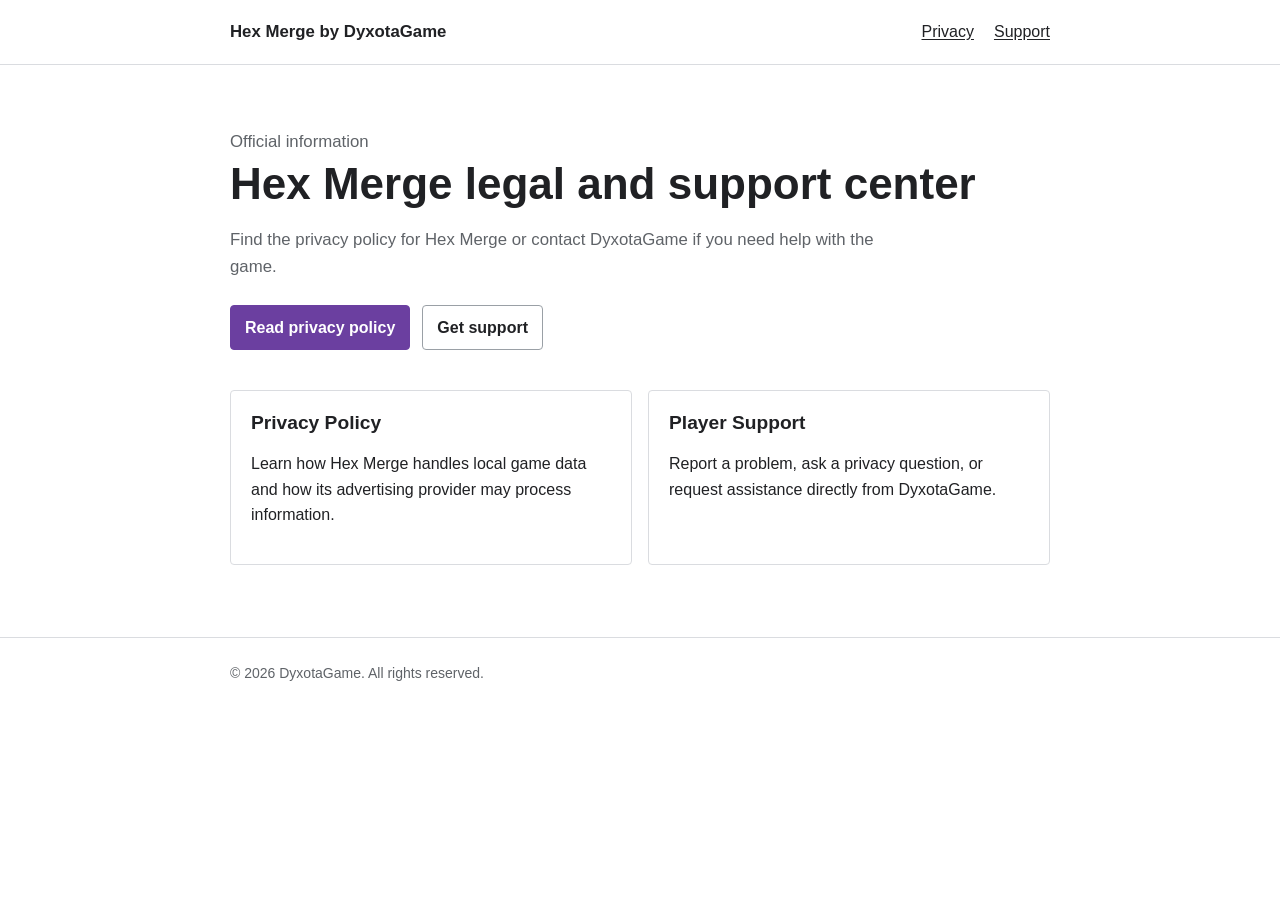
<file: docs/index.html>
<!doctype html>
<html lang="en">
<head>
  <meta charset="utf-8">
  <meta name="viewport" content="width=device-width, initial-scale=1">
  <meta name="description" content="Official legal information and support for Hex Merge by DyxotaGame.">
  <title>Hex Merge — Legal &amp; Support</title>
  <link rel="stylesheet" href="./assets/styles.css?v=1">
</head>
<body>
  <header class="site-header">
    <nav class="nav shell" aria-label="Main navigation">
      <a class="brand" href="./"><span>Hex Merge</span> by DyxotaGame</a>
      <div class="nav-links">
        <a href="./privacy-policy/">Privacy</a>
        <a href="./support/">Support</a>
      </div>
    </nav>
  </header>

  <main class="shell">
    <section class="hero">
      <p class="eyebrow">Official information</p>
      <h1>Hex Merge legal and support center</h1>
      <p>Find the privacy policy for Hex Merge or contact DyxotaGame if you need help with the game.</p>
      <div class="actions">
        <a class="button primary" href="./privacy-policy/">Read privacy policy</a>
        <a class="button" href="./support/">Get support</a>
      </div>
    </section>

    <section class="grid" aria-label="Available resources">
      <article class="card">
        <h2>Privacy Policy</h2>
        <p>Learn how Hex Merge handles local game data and how its advertising provider may process information.</p>
      </article>
      <article class="card">
        <h2>Player Support</h2>
        <p>Report a problem, ask a privacy question, or request assistance directly from DyxotaGame.</p>
      </article>
    </section>
  </main>

  <footer class="site-footer">
    <div class="shell">© 2026 DyxotaGame. All rights reserved.</div>
  </footer>
</body>
</html>
</file>
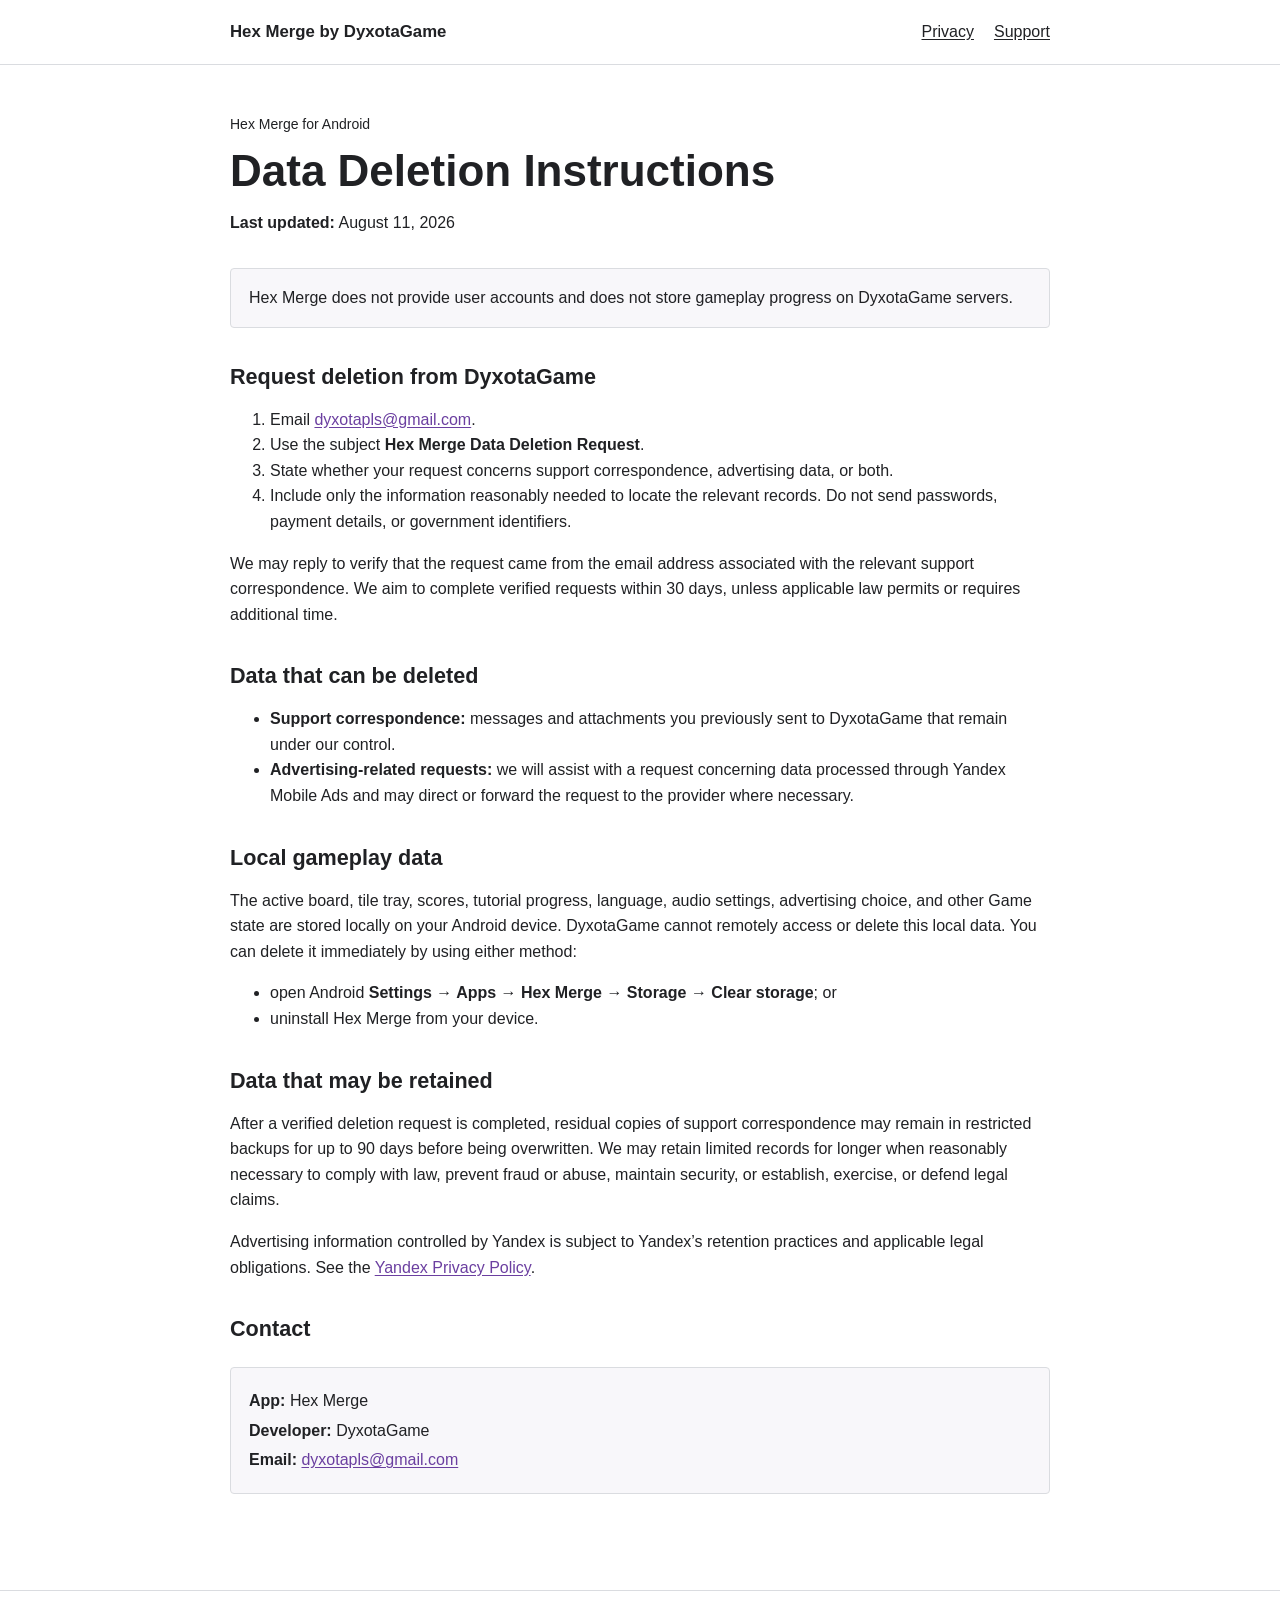
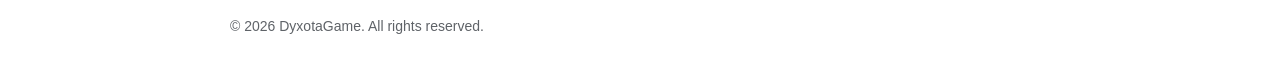
<file: docs/data-deletion/index.html>
<!doctype html>
<html lang="en">
<head>
  <meta charset="utf-8">
  <meta name="viewport" content="width=device-width, initial-scale=1">
  <meta name="description" content="Instructions for requesting deletion of data associated with Hex Merge by DyxotaGame.">
  <title>Data Deletion — Hex Merge</title>
  <link rel="stylesheet" href="../assets/styles.css?v=1">
</head>
<body>
  <header class="site-header">
    <nav class="nav shell" aria-label="Main navigation">
      <a class="brand" href="../"><span>Hex Merge</span> by DyxotaGame</a>
      <div class="nav-links">
        <a href="../privacy-policy/">Privacy</a>
        <a href="../support/">Support</a>
      </div>
    </nav>
  </header>

  <main class="shell">
    <article class="legal">
      <p class="eyebrow">Hex Merge for Android</p>
      <h1>Data Deletion Instructions</h1>
      <p class="meta"><strong>Last updated:</strong> August 11, 2026</p>

      <div class="notice">
        Hex Merge does not provide user accounts and does not store gameplay progress on DyxotaGame servers.
      </div>

      <h2>Request deletion from DyxotaGame</h2>
      <ol>
        <li>Email <a href="mailto:dyxotapls@gmail.com?subject=Hex%20Merge%20Data%20Deletion%20Request">dyxotapls@gmail.com</a>.</li>
        <li>Use the subject <strong>Hex Merge Data Deletion Request</strong>.</li>
        <li>State whether your request concerns support correspondence, advertising data, or both.</li>
        <li>Include only the information reasonably needed to locate the relevant records. Do not send passwords, payment details, or government identifiers.</li>
      </ol>
      <p>We may reply to verify that the request came from the email address associated with the relevant support correspondence. We aim to complete verified requests within 30 days, unless applicable law permits or requires additional time.</p>

      <h2>Data that can be deleted</h2>
      <ul>
        <li><strong>Support correspondence:</strong> messages and attachments you previously sent to DyxotaGame that remain under our control.</li>
        <li><strong>Advertising-related requests:</strong> we will assist with a request concerning data processed through Yandex Mobile Ads and may direct or forward the request to the provider where necessary.</li>
      </ul>

      <h2>Local gameplay data</h2>
      <p>The active board, tile tray, scores, tutorial progress, language, audio settings, advertising choice, and other Game state are stored locally on your Android device. DyxotaGame cannot remotely access or delete this local data. You can delete it immediately by using either method:</p>
      <ul>
        <li>open Android <strong>Settings → Apps → Hex Merge → Storage → Clear storage</strong>; or</li>
        <li>uninstall Hex Merge from your device.</li>
      </ul>

      <h2>Data that may be retained</h2>
      <p>After a verified deletion request is completed, residual copies of support correspondence may remain in restricted backups for up to 90 days before being overwritten. We may retain limited records for longer when reasonably necessary to comply with law, prevent fraud or abuse, maintain security, or establish, exercise, or defend legal claims.</p>
      <p>Advertising information controlled by Yandex is subject to Yandex’s retention practices and applicable legal obligations. See the <a href="https://yandex.com/legal/confidential/" rel="noopener noreferrer">Yandex Privacy Policy</a>.</p>

      <h2>Contact</h2>
      <div class="contact-box">
        <p><strong>App:</strong> Hex Merge</p>
        <p><strong>Developer:</strong> DyxotaGame</p>
        <p><strong>Email:</strong> <a href="mailto:dyxotapls@gmail.com?subject=Hex%20Merge%20Data%20Deletion%20Request">dyxotapls@gmail.com</a></p>
      </div>
    </article>
  </main>

  <footer class="site-footer">
    <div class="shell">© 2026 DyxotaGame. All rights reserved.</div>
  </footer>
</body>
</html>
</file>
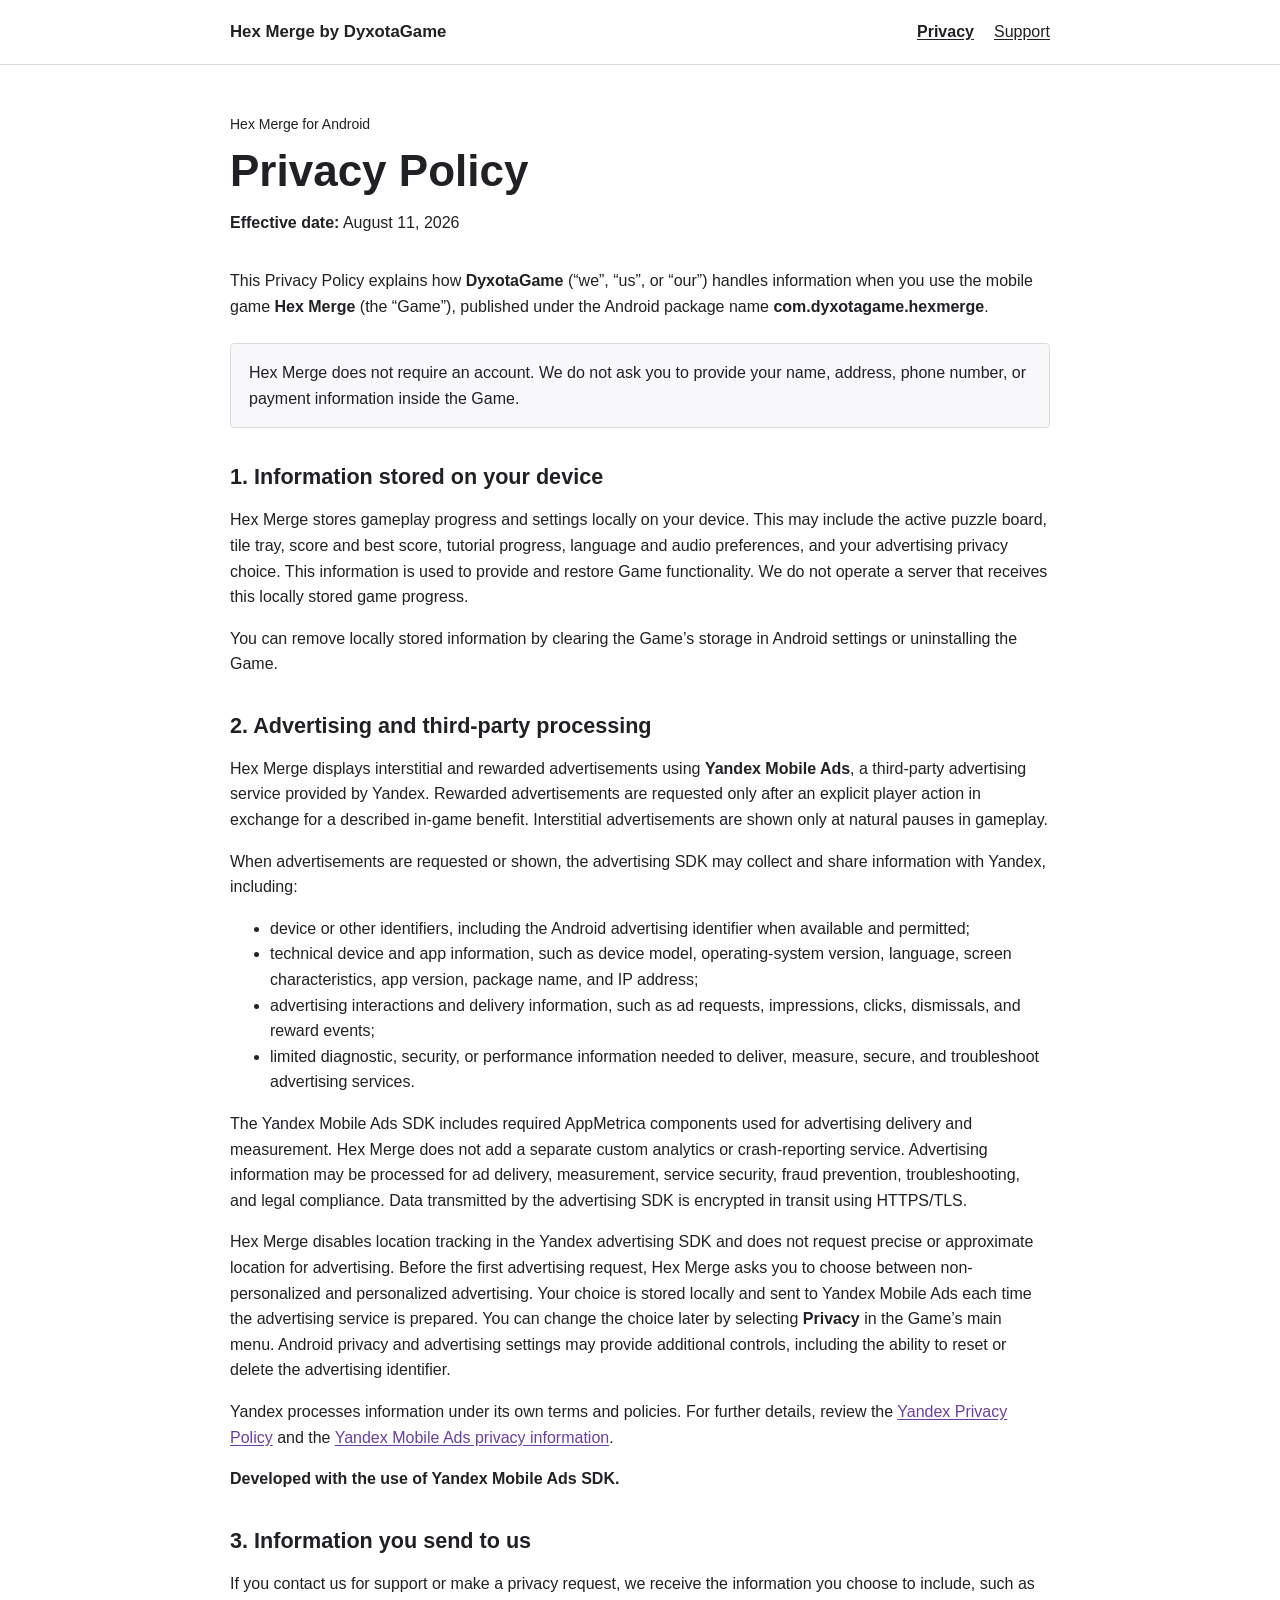
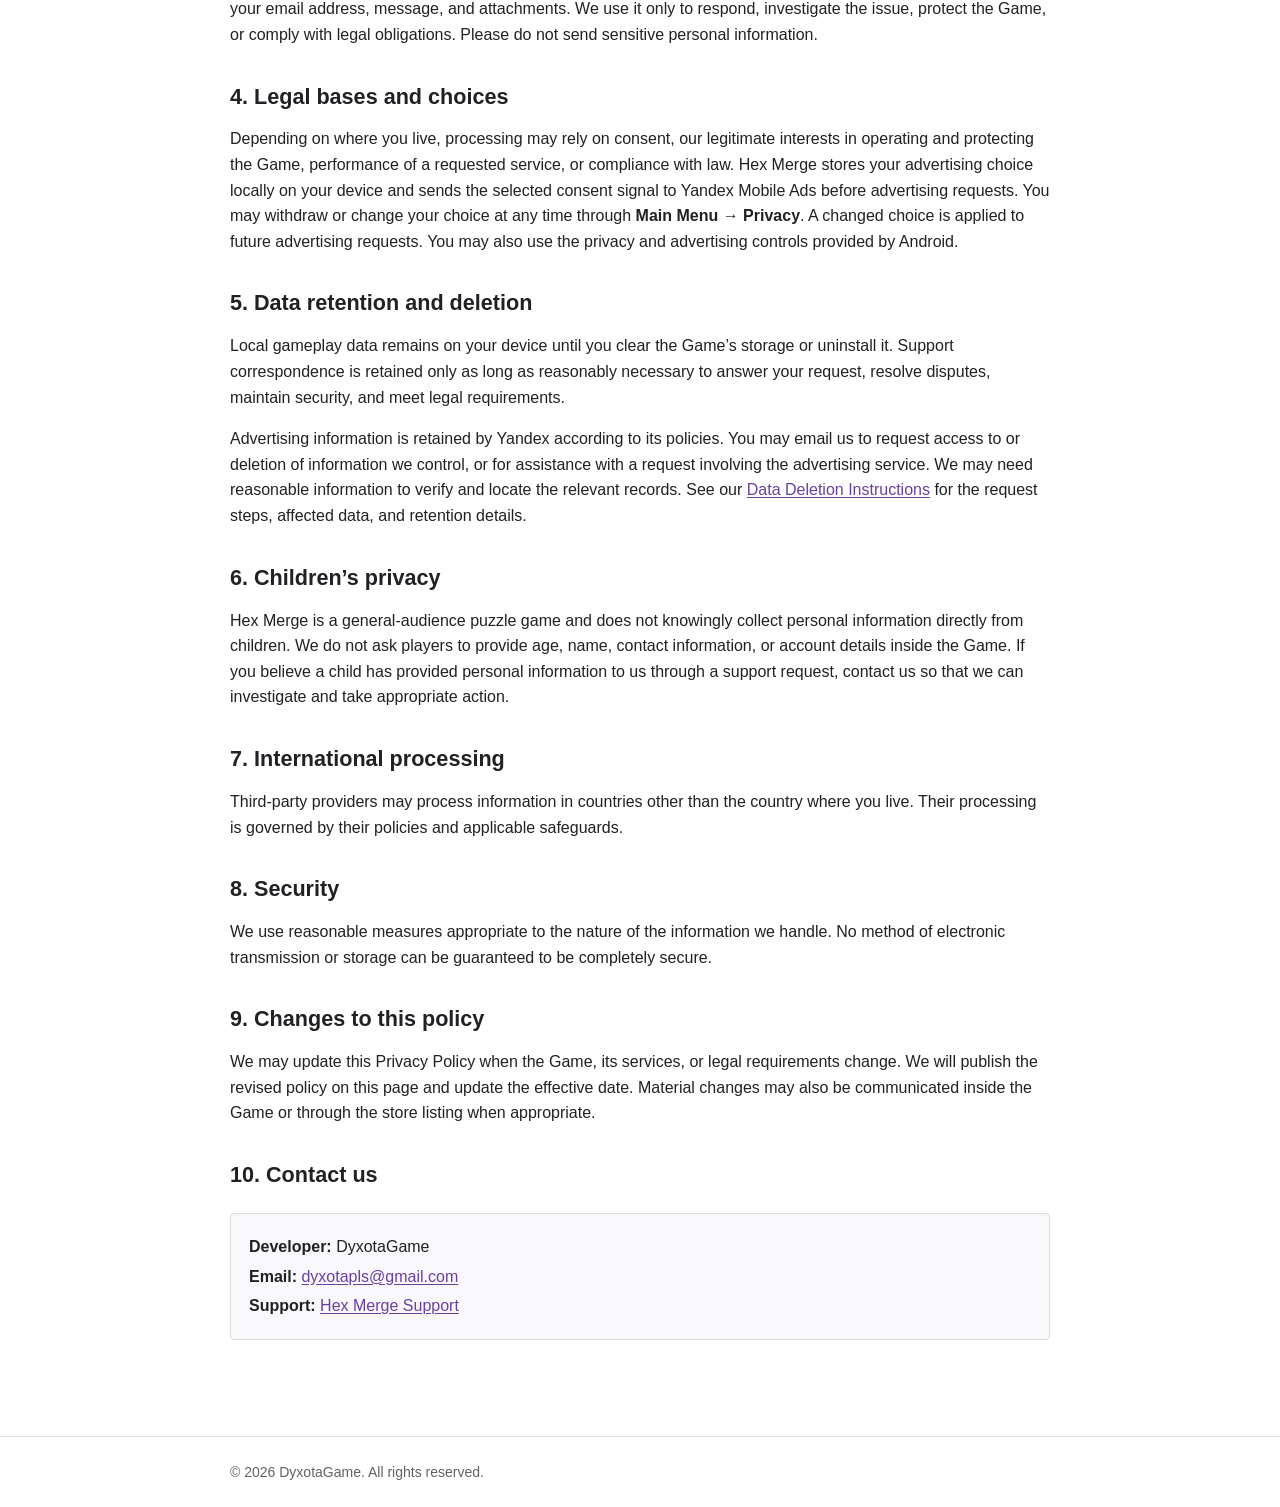
<file: docs/privacy-policy/index.html>
<!doctype html>
<html lang="en">
<head>
  <meta charset="utf-8">
  <meta name="viewport" content="width=device-width, initial-scale=1">
  <meta name="description" content="Privacy Policy for the Android game Hex Merge by DyxotaGame.">
  <title>Privacy Policy — Hex Merge</title>
  <link rel="stylesheet" href="../assets/styles.css?v=1">
</head>
<body>
  <header class="site-header">
    <nav class="nav shell" aria-label="Main navigation">
      <a class="brand" href="../"><span>Hex Merge</span> by DyxotaGame</a>
      <div class="nav-links">
        <a href="./" aria-current="page">Privacy</a>
        <a href="../support/">Support</a>
      </div>
    </nav>
  </header>

  <main class="shell">
    <article class="legal">
      <p class="eyebrow">Hex Merge for Android</p>
      <h1>Privacy Policy</h1>
      <p class="meta"><strong>Effective date:</strong> August 11, 2026</p>

      <p>This Privacy Policy explains how <strong>DyxotaGame</strong> (“we”, “us”, or “our”) handles information when you use the mobile game <strong>Hex Merge</strong> (the “Game”), published under the Android package name <strong>com.dyxotagame.hexmerge</strong>.</p>

      <div class="notice">
        Hex Merge does not require an account. We do not ask you to provide your name, address, phone number, or payment information inside the Game.
      </div>

      <h2>1. Information stored on your device</h2>
      <p>Hex Merge stores gameplay progress and settings locally on your device. This may include the active puzzle board, tile tray, score and best score, tutorial progress, language and audio preferences, and your advertising privacy choice. This information is used to provide and restore Game functionality. We do not operate a server that receives this locally stored game progress.</p>
      <p>You can remove locally stored information by clearing the Game’s storage in Android settings or uninstalling the Game.</p>

      <h2>2. Advertising and third-party processing</h2>
      <p>Hex Merge displays interstitial and rewarded advertisements using <strong>Yandex Mobile Ads</strong>, a third-party advertising service provided by Yandex. Rewarded advertisements are requested only after an explicit player action in exchange for a described in-game benefit. Interstitial advertisements are shown only at natural pauses in gameplay.</p>
      <p>When advertisements are requested or shown, the advertising SDK may collect and share information with Yandex, including:</p>
      <ul>
        <li>device or other identifiers, including the Android advertising identifier when available and permitted;</li>
        <li>technical device and app information, such as device model, operating-system version, language, screen characteristics, app version, package name, and IP address;</li>
        <li>advertising interactions and delivery information, such as ad requests, impressions, clicks, dismissals, and reward events;</li>
        <li>limited diagnostic, security, or performance information needed to deliver, measure, secure, and troubleshoot advertising services.</li>
      </ul>
      <p>The Yandex Mobile Ads SDK includes required AppMetrica components used for advertising delivery and measurement. Hex Merge does not add a separate custom analytics or crash-reporting service. Advertising information may be processed for ad delivery, measurement, service security, fraud prevention, troubleshooting, and legal compliance. Data transmitted by the advertising SDK is encrypted in transit using HTTPS/TLS.</p>
      <p>Hex Merge disables location tracking in the Yandex advertising SDK and does not request precise or approximate location for advertising. Before the first advertising request, Hex Merge asks you to choose between non-personalized and personalized advertising. Your choice is stored locally and sent to Yandex Mobile Ads each time the advertising service is prepared. You can change the choice later by selecting <strong>Privacy</strong> in the Game’s main menu. Android privacy and advertising settings may provide additional controls, including the ability to reset or delete the advertising identifier.</p>
      <p>Yandex processes information under its own terms and policies. For further details, review the <a href="https://yandex.com/legal/confidential/" rel="noopener noreferrer">Yandex Privacy Policy</a> and the <a href="https://ads.yandex.com/helpcenter/en/dev/unity/gdpr" rel="noopener noreferrer">Yandex Mobile Ads privacy information</a>.</p>
      <p><strong>Developed with the use of Yandex Mobile Ads SDK.</strong></p>

      <h2>3. Information you send to us</h2>
      <p>If you contact us for support or make a privacy request, we receive the information you choose to include, such as your email address, message, and attachments. We use it only to respond, investigate the issue, protect the Game, or comply with legal obligations. Please do not send sensitive personal information.</p>

      <h2>4. Legal bases and choices</h2>
      <p>Depending on where you live, processing may rely on consent, our legitimate interests in operating and protecting the Game, performance of a requested service, or compliance with law. Hex Merge stores your advertising choice locally on your device and sends the selected consent signal to Yandex Mobile Ads before advertising requests. You may withdraw or change your choice at any time through <strong>Main Menu → Privacy</strong>. A changed choice is applied to future advertising requests. You may also use the privacy and advertising controls provided by Android.</p>

      <h2>5. Data retention and deletion</h2>
      <p>Local gameplay data remains on your device until you clear the Game’s storage or uninstall it. Support correspondence is retained only as long as reasonably necessary to answer your request, resolve disputes, maintain security, and meet legal requirements.</p>
      <p>Advertising information is retained by Yandex according to its policies. You may email us to request access to or deletion of information we control, or for assistance with a request involving the advertising service. We may need reasonable information to verify and locate the relevant records. See our <a href="../data-deletion/">Data Deletion Instructions</a> for the request steps, affected data, and retention details.</p>

      <h2>6. Children’s privacy</h2>
      <p>Hex Merge is a general-audience puzzle game and does not knowingly collect personal information directly from children. We do not ask players to provide age, name, contact information, or account details inside the Game. If you believe a child has provided personal information to us through a support request, contact us so that we can investigate and take appropriate action.</p>

      <h2>7. International processing</h2>
      <p>Third-party providers may process information in countries other than the country where you live. Their processing is governed by their policies and applicable safeguards.</p>

      <h2>8. Security</h2>
      <p>We use reasonable measures appropriate to the nature of the information we handle. No method of electronic transmission or storage can be guaranteed to be completely secure.</p>

      <h2>9. Changes to this policy</h2>
      <p>We may update this Privacy Policy when the Game, its services, or legal requirements change. We will publish the revised policy on this page and update the effective date. Material changes may also be communicated inside the Game or through the store listing when appropriate.</p>

      <h2>10. Contact us</h2>
      <div class="contact-box">
        <p><strong>Developer:</strong> DyxotaGame</p>
        <p><strong>Email:</strong> <a href="mailto:dyxotapls@gmail.com">dyxotapls@gmail.com</a></p>
        <p><strong>Support:</strong> <a href="../support/">Hex Merge Support</a></p>
      </div>
    </article>
  </main>

  <footer class="site-footer">
    <div class="shell">© 2026 DyxotaGame. All rights reserved.</div>
  </footer>
</body>
</html>
</file>
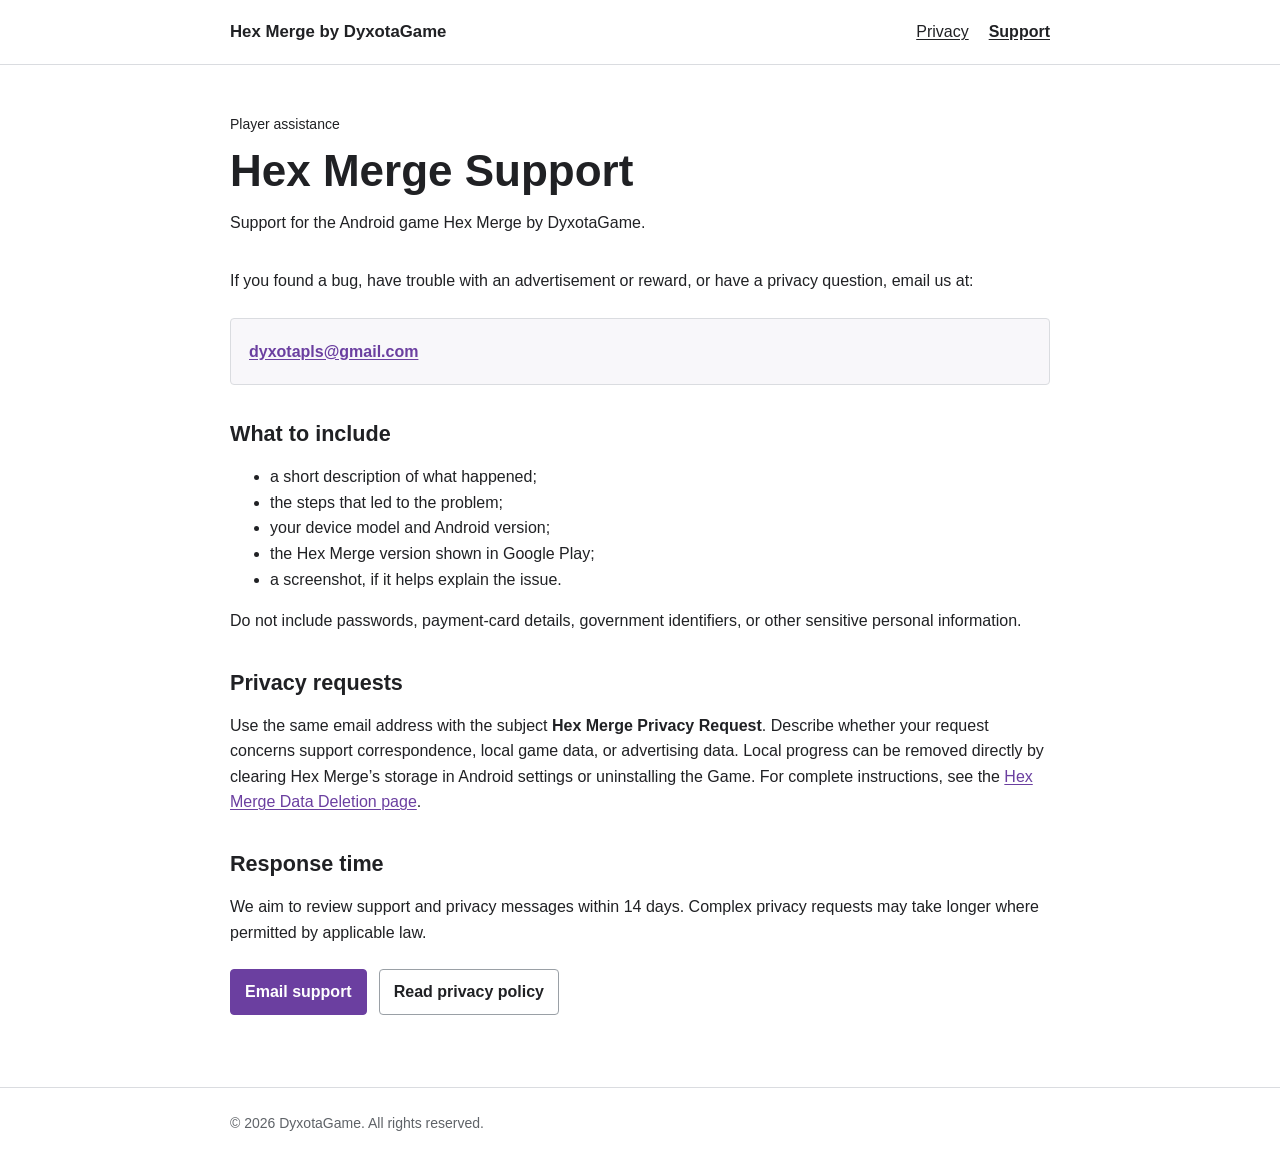
<file: docs/support/index.html>
<!doctype html>
<html lang="en">
<head>
  <meta charset="utf-8">
  <meta name="viewport" content="width=device-width, initial-scale=1">
  <meta name="description" content="Player support and privacy contact information for Hex Merge by DyxotaGame.">
  <title>Support — Hex Merge</title>
  <link rel="stylesheet" href="../assets/styles.css?v=1">
</head>
<body>
  <header class="site-header">
    <nav class="nav shell" aria-label="Main navigation">
      <a class="brand" href="../"><span>Hex Merge</span> by DyxotaGame</a>
      <div class="nav-links">
        <a href="../privacy-policy/">Privacy</a>
        <a href="./" aria-current="page">Support</a>
      </div>
    </nav>
  </header>

  <main class="shell">
    <article class="legal">
      <p class="eyebrow">Player assistance</p>
      <h1>Hex Merge Support</h1>
      <p class="meta">Support for the Android game Hex Merge by DyxotaGame.</p>

      <p>If you found a bug, have trouble with an advertisement or reward, or have a privacy question, email us at:</p>

      <div class="contact-box">
        <p><strong><a href="mailto:dyxotapls@gmail.com?subject=Hex%20Merge%20Support">dyxotapls@gmail.com</a></strong></p>
      </div>

      <h2>What to include</h2>
      <ul>
        <li>a short description of what happened;</li>
        <li>the steps that led to the problem;</li>
        <li>your device model and Android version;</li>
        <li>the Hex Merge version shown in Google Play;</li>
        <li>a screenshot, if it helps explain the issue.</li>
      </ul>
      <p>Do not include passwords, payment-card details, government identifiers, or other sensitive personal information.</p>

      <h2>Privacy requests</h2>
      <p>Use the same email address with the subject <strong>Hex Merge Privacy Request</strong>. Describe whether your request concerns support correspondence, local game data, or advertising data. Local progress can be removed directly by clearing Hex Merge’s storage in Android settings or uninstalling the Game. For complete instructions, see the <a href="../data-deletion/">Hex Merge Data Deletion page</a>.</p>

      <h2>Response time</h2>
      <p>We aim to review support and privacy messages within 14 days. Complex privacy requests may take longer where permitted by applicable law.</p>

      <div class="actions">
        <a class="button primary" href="mailto:dyxotapls@gmail.com?subject=Hex%20Merge%20Support">Email support</a>
        <a class="button" href="../privacy-policy/">Read privacy policy</a>
      </div>
    </article>
  </main>

  <footer class="site-footer">
    <div class="shell">© 2026 DyxotaGame. All rights reserved.</div>
  </footer>
</body>
</html>
</file>
<file: docs/assets/styles.css>
:root {
  color-scheme: light;
  --text: #202124;
  --muted: #5f6368;
  --border: #dadce0;
  --link: #6b3fa0;
  --background: #ffffff;
  --subtle-background: #f8f7fa;
  --max-width: 820px;
}

* {
  box-sizing: border-box;
}

html {
  font-size: 16px;
}

body {
  min-height: 100vh;
  margin: 0;
  color: var(--text);
  background: var(--background);
  font-family: Arial, Helvetica, sans-serif;
  line-height: 1.6;
}

a {
  color: var(--link);
  text-underline-offset: 2px;
}

a:hover {
  text-decoration-thickness: 2px;
}

a:focus-visible {
  outline: 2px solid var(--link);
  outline-offset: 3px;
}

.shell {
  width: min(calc(100% - 40px), var(--max-width));
  margin: 0 auto;
}

.site-header {
  border-bottom: 1px solid var(--border);
}

.nav {
  min-height: 64px;
  display: flex;
  align-items: center;
  justify-content: space-between;
  gap: 24px;
}

.brand {
  color: var(--text);
  font-size: 1.05rem;
  font-weight: 700;
  text-decoration: none;
}

.nav-links {
  display: flex;
  flex-wrap: wrap;
  gap: 20px;
}

.nav-links a {
  color: var(--text);
}

.nav-links a[aria-current="page"] {
  font-weight: 700;
}

main {
  padding: 48px 0 72px;
}

.hero,
.legal {
  padding: 0;
}

.eyebrow {
  margin: 0 0 8px;
  color: var(--muted);
  font-size: 0.875rem;
}

h1,
h2,
h3 {
  line-height: 1.25;
}

h1 {
  margin: 0;
  font-size: clamp(2rem, 5vw, 2.75rem);
}

h2 {
  margin: 36px 0 10px;
  font-size: 1.35rem;
}

.hero p {
  max-width: 680px;
  margin: 16px 0 0;
  color: var(--muted);
  font-size: 1.05rem;
}

.meta {
  margin: 12px 0 32px;
  color: var(--muted);
}

.actions {
  display: flex;
  flex-wrap: wrap;
  gap: 12px;
  margin-top: 24px;
}

.button {
  display: inline-block;
  padding: 9px 14px;
  border: 1px solid #9aa0a6;
  border-radius: 4px;
  color: var(--text);
  background: var(--background);
  font-weight: 600;
  text-decoration: none;
}

.button.primary {
  border-color: var(--link);
  color: #ffffff;
  background: var(--link);
}

.grid {
  display: grid;
  grid-template-columns: repeat(2, minmax(0, 1fr));
  gap: 16px;
  margin-top: 40px;
}

.card {
  padding: 20px;
  border: 1px solid var(--border);
  border-radius: 4px;
}

.card h2 {
  margin: 0 0 8px;
  font-size: 1.2rem;
}

.card p,
.legal p,
.legal li {
  color: var(--text);
}

.notice,
.contact-box {
  margin: 24px 0;
  padding: 16px 18px;
  border: 1px solid var(--border);
  border-radius: 4px;
  background: var(--subtle-background);
}

.contact-box p {
  margin: 4px 0;
}

.site-footer {
  padding: 24px 0;
  border-top: 1px solid var(--border);
  color: var(--muted);
  font-size: 0.875rem;
}

@media (max-width: 600px) {
  .nav {
    min-height: auto;
    align-items: flex-start;
    flex-direction: column;
    padding: 16px 0;
    gap: 8px;
  }

  main {
    padding-top: 32px;
  }

  .grid {
    grid-template-columns: 1fr;
  }
}
</file>
